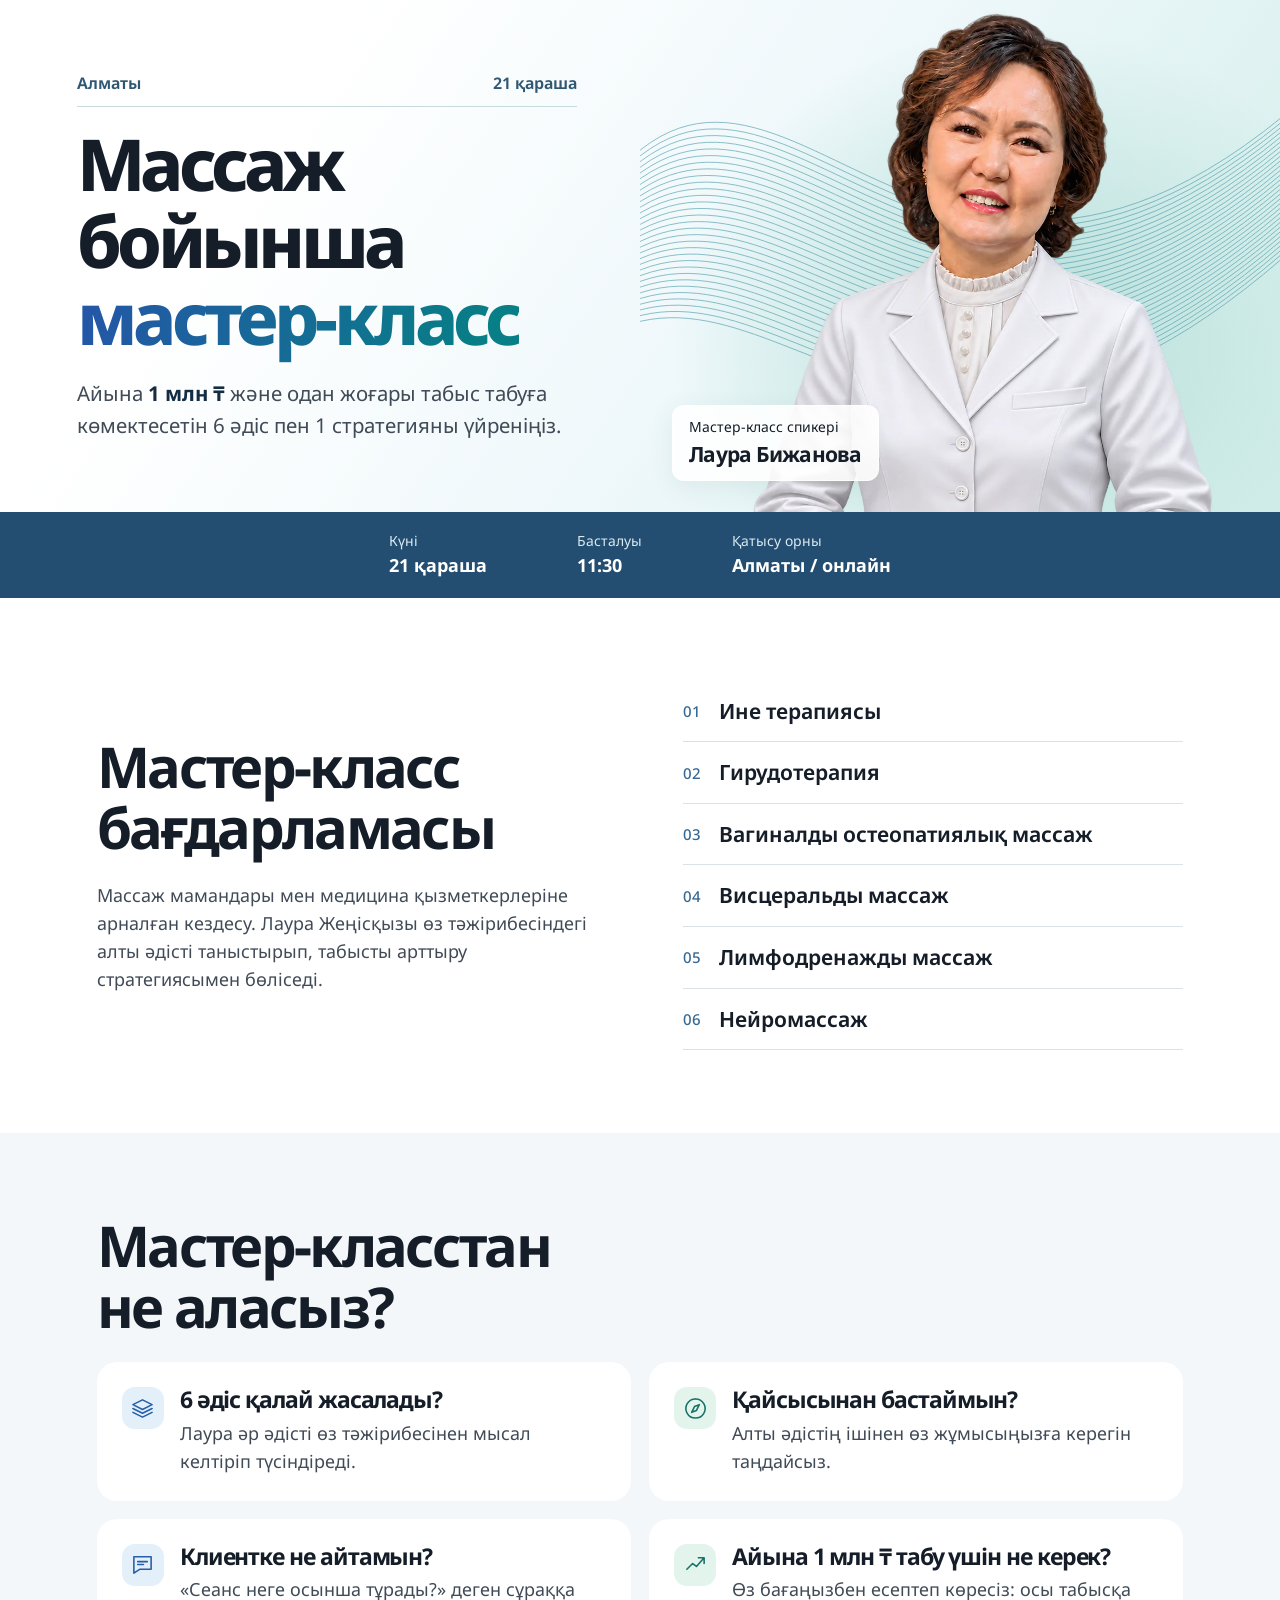
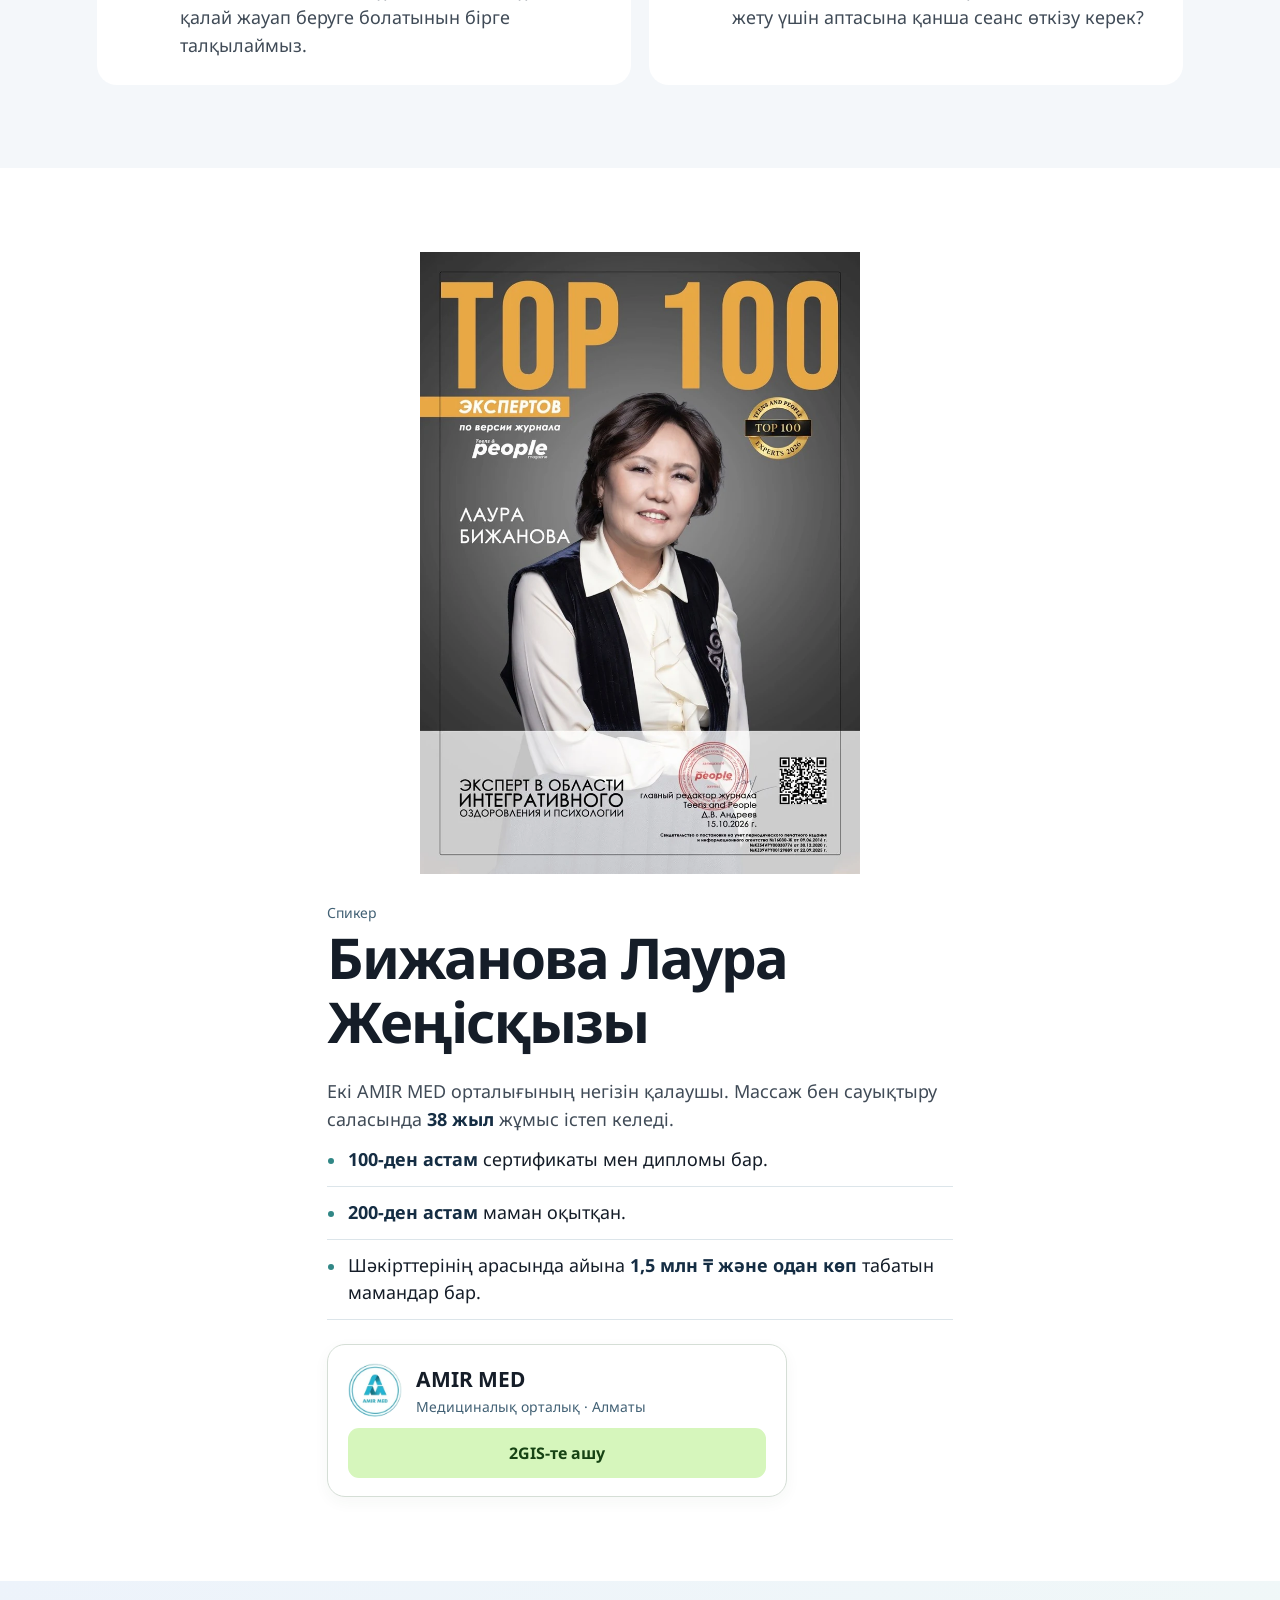
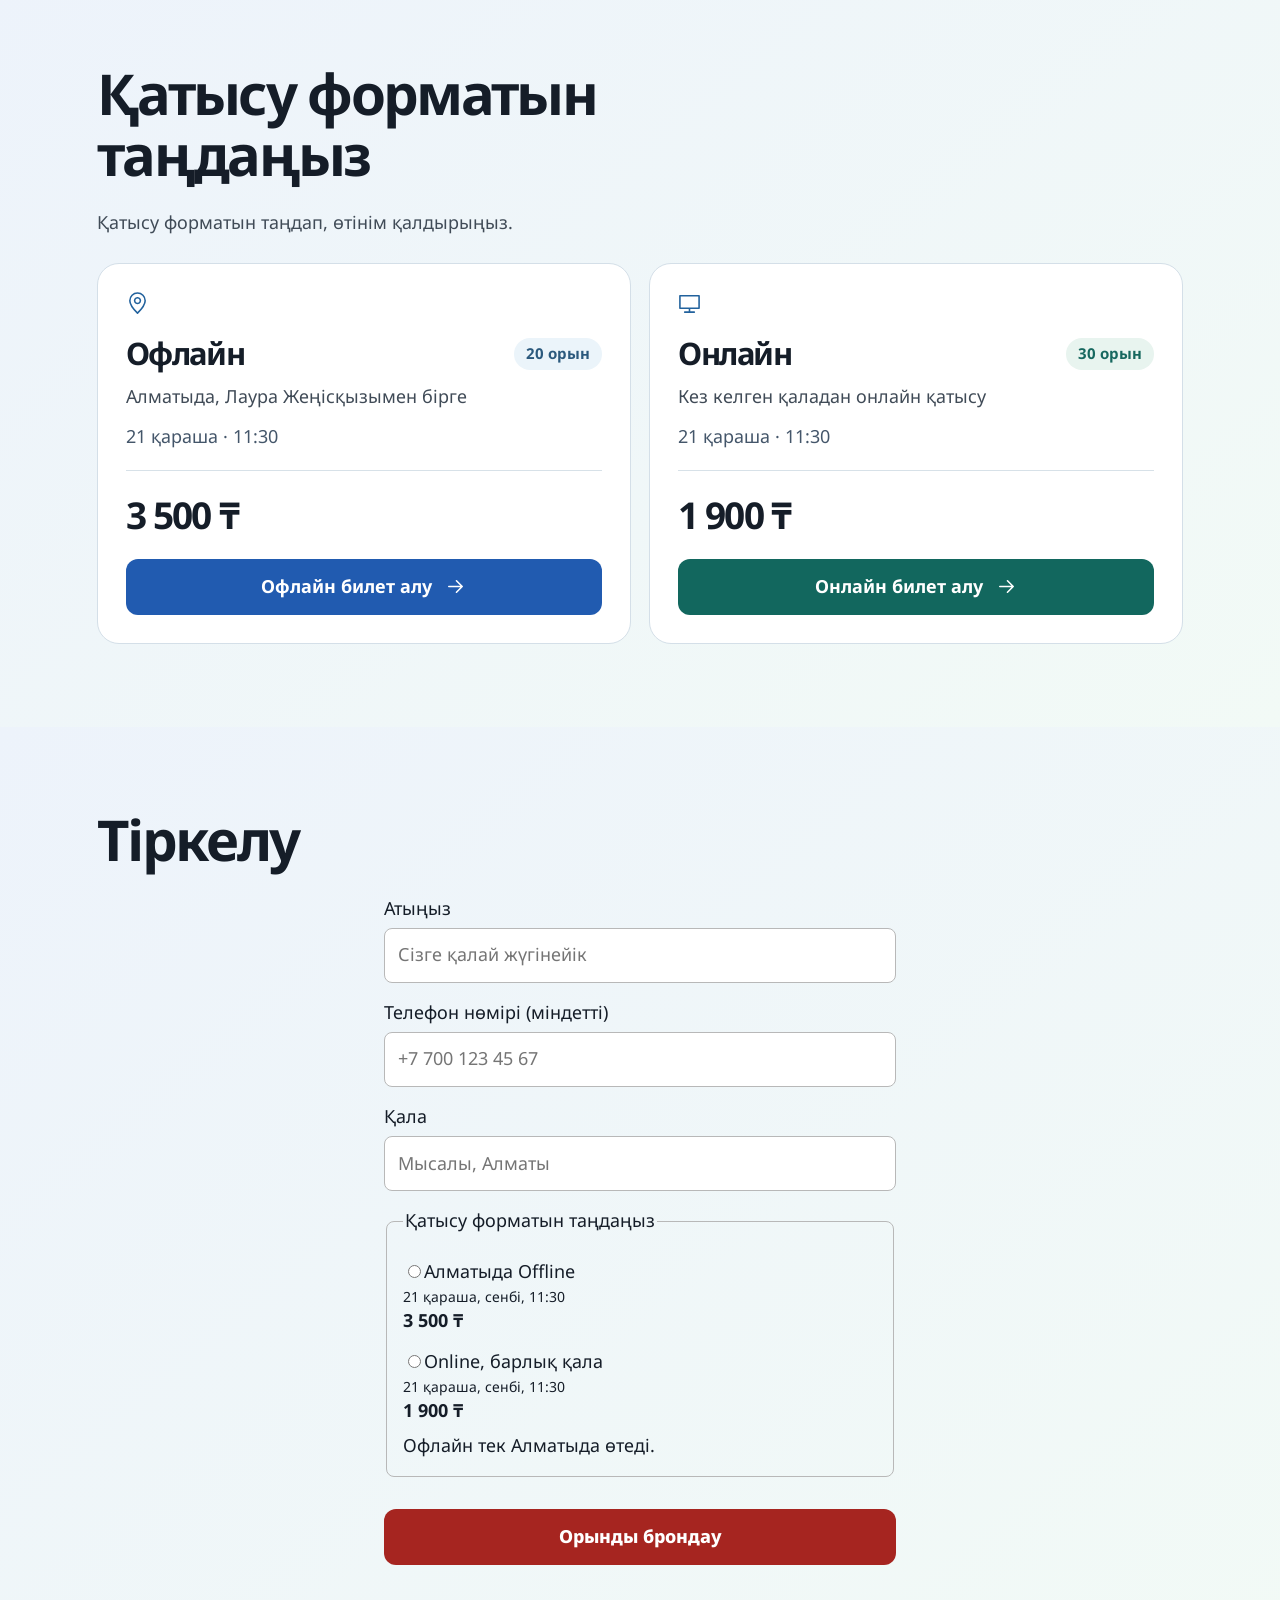
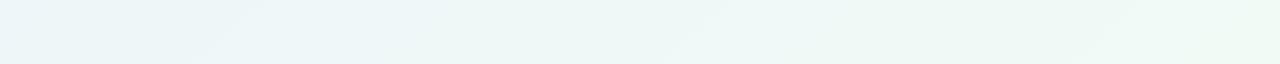
<file: index.html>
<!doctype html>
<html lang="kk"><head><meta charset="utf-8"><meta name="viewport" content="width=device-width,initial-scale=1"><link rel="icon" href="data:,"><title>Массаж бойынша мастер-класс · Лаура Бижанова</title><style>@font-face{font-family:"Noto Sans";src:url([data-uri]);font-weight:100 900;font-display:swap}
*{box-sizing:border-box}body{margin:0;color:#151d28;font:18px/1.55 "Noto Sans",Arial,sans-serif;background:white}h1,h2,h3,p,figure,dl,dd{margin:0}h1,h2,h3{line-height:1.08;letter-spacing:-.047em;text-wrap:balance}p{color:#404b57}small{font-size:14px}h2{font-size:clamp(35px,4.4vw,64px);margin-bottom:24px}h3{font-size:23px}.wrap{max-width:1240px;padding:clamp(44px,6.5vw,88px) 6%;margin:auto}.ico{width:23px;height:23px;fill:none;stroke:currentColor;stroke-width:1.65;stroke-linecap:round;stroke-linejoin:round}
.hero{position:relative;isolation:isolate;display:grid;grid-template-columns:1fr 1fr;background:linear-gradient(125deg,#fff 22%,#eff8fb 55%,#cfede7);max-width:1600px;margin:auto}.hero-copy{align-self:center;padding:50px 0 50px max(6vw,24px);z-index:2}.hero h1{font-size:clamp(52px,5.6vw,88px);font-weight:780;letter-spacing:-.064em}.hero em{font-style:normal;background:linear-gradient(105deg,#2555a8,#087e86 90%);color:transparent;background-clip:text}.hero-copy p{margin-top:21px;max-width:500px;font-size:clamp(18px,1.6vw,23px)}strong{color:#152d43}
.scene{position:relative;overflow:hidden;height:clamp(460px,40vw,630px);background:radial-gradient(ellipse at 60% 65%,#b6ded9,transparent 65%)}.silk{position:absolute;inset:0;width:100%;height:100%;fill:none;stroke:#4c9ba9;stroke-width:.8;opacity:.7}.scene>img{position:absolute;height:128%;right:-1%;top:2%}.caption{position:absolute;bottom:6%;left:5%;padding:10px 16px;border:1px solid #ffffffbf;background:#ffffffe0;border-radius:12px;box-shadow:0 6px 24px #38596816}.caption small,.caption b{display:block}.caption b{font-size:21px;letter-spacing:-.035em}
.schedule{grid-column:1/-1;display:flex;justify-content:center;gap:7vw;padding:18px;background:#fafcfd;border-block:1px solid #dce5ea}.schedule div{display:grid;grid-template-columns:auto 1fr;gap:0 10px;align-items:center}.schedule .ico{grid-row:span 2;color:#315f8c}.schedule small{color:#56616c}.schedule strong{font-size:18px}
.program,.bio{display:grid;grid-template-columns:1fr 1fr;gap:32px 8%;align-items:center}.program ol{list-style:none;counter-reset:m;margin:0;padding:0}.program li{display:flex;align-items:center;gap:18px;counter-increment:m;border-bottom:1px solid #d9e2e8;padding:14px 0;font-size:21px;font-weight:630}.program li:before{content:counter(m,decimal-leading-zero);color:#356994;font:500 15px "Noto Sans"}
.benefits{background:#f4f7fa}.outcomes,.tickets{display:grid;grid-template-columns:1fr 1fr;gap:18px}.outcomes article{background:white;padding:25px;border-radius:20px;display:flex;gap:16px}.outcomes p{margin-top:8px}.symbol{flex:none;display:grid;place-items:center;width:42px;height:42px;border-radius:13px;background:#e3eff9;color:#265fa8}.outcomes article:nth-child(even) .symbol{color:#187267;background:#e3f4ed}
.bio small{color:#426175}.bio dl{display:grid;grid-template-columns:1fr 1fr;gap:18px;margin-top:26px}.bio dl div{border-top:1px solid #cfdae0;padding-top:12px}.bio dt{font-size:clamp(30px,3vw,46px);line-height:1.18;font-weight:720;letter-spacing:-.055em;color:#254f72}.bio dd{font-size:16px;color:#455364}.bio figure{text-align:center;padding:26px;background:linear-gradient(145deg,#f6f8fa,#e2ecee);border-radius:22px}.bio figure img{width:min(90%,305px);box-shadow:0 12px 22px #34475926}.bio figcaption{font-size:15px;margin-top:12px}.map{display:flex;align-items:center;gap:12px;border:1px solid #d7e0e6;border-radius:14px;padding:12px 14px;max-width:380px;text-decoration:none;color:inherit}.map img{width:46px}.map small{display:block}.map strong{margin-left:auto;color:#267126}
.sale{background:linear-gradient(140deg,#edf3fb,#f2faf6)}.tickets{margin-top:26px}.tickets article{padding:28px;border-radius:22px;background:#fff;border:1px solid #d4dfe8}.tickets article>.ico{color:#22629d;margin-bottom:14px}.tickets h3{font-size:31px}.tickets p{margin-top:12px}.ticket-time{margin:12px 0 20px;color:#44566a}.price{display:block;border-top:1px solid #d7e1e8;padding:15px 0;font-size:37px;letter-spacing:-.05em}.buy{display:flex;align-items:center;justify-content:center;gap:12px;background:#215bb0;color:white;border-radius:12px;padding:14px;text-decoration:none;font-weight:700}.tickets article+article .buy{background:#12675e}a:focus-visible{outline:3px solid #164e94;outline-offset:4px}
@media(max-width:760px){.hero{display:block;background:linear-gradient(158deg,#fff 25%,#e9f4fc 58%,#d3eee4)}.hero-copy{padding:32px 22px 0}.hero h1{font-size:clamp(40px,10.7vw,68px)}.hero-copy p{margin-top:14px;line-height:1.48}.scene{height:clamp(318px,85vw,435px)}.scene>img{height:148%;top:3%;right:-15%}.caption{bottom:7%;left:18px;padding:9px 13px}.caption small{font-size:13px}.caption b{font-size:18px}.schedule{justify-content:space-between;gap:6px;padding:15px 19px}.schedule div{grid-template-columns:1fr;gap:2px}.schedule .ico{grid-row:auto;width:20px;height:20px;margin-bottom:3px}.schedule strong{font-size:clamp(14px,3.85vw,19px)}.schedule small{font-size:13px}.program,.bio,.outcomes,.tickets{grid-template-columns:1fr}.wrap{padding:45px 21px}.outcomes{gap:0;background:white;border-radius:19px;padding:0 19px}.outcomes article{display:block;padding:20px 0;border-radius:0;background:none}.outcomes article+article{border-top:1px solid #dce4ea}.symbol{float:left;width:34px;height:34px;margin-right:10px;border-radius:10px}.symbol .ico{width:20px;height:20px}.outcomes h3{font-size:20px;min-height:34px;display:flex;align-items:center}.outcomes p{clear:both;margin-top:10px;font-size:18px;line-height:1.55}.program li{font-size:19px}.bio figure img{max-width:230px}.tickets article{padding:23px}.map{width:100%}}

.bio{align-items:start}.bio h2{letter-spacing:-.035em;line-height:1.14}.bio h3{margin:28px 0 10px}.achievements{padding:0;margin:0 0 20px;list-style:none}.achievements li{position:relative;padding:12px 0 12px 21px;border-bottom:1px solid #dce5ea;line-height:1.55}.achievements li:before{content:"";position:absolute;left:1px;top:24px;width:6px;height:6px;border-radius:50%;background:#318786}
@media(min-width:761px){.bio>div{grid-row:1/3}.bio .map{grid-column:2}.bio{align-content:start;grid-template-rows:auto 1fr}}
.dateline{display:flex;justify-content:space-between;align-items:center;border-bottom:1px solid #c9dade;padding-bottom:10px;margin:0 0 18px;max-width:500px;color:#305872;font-size:16px;font-weight:650}
.schedule{background:#234e72;color:white;border:0}.schedule div{display:block}.schedule small,.schedule strong{display:block}.schedule small{color:#daeaf0}.schedule strong{color:white}
.bio ul{margin-bottom:0}.bio figure{padding:16px}.bio figure img{max-height:245px;width:auto;max-width:100%}
.map{display:grid;grid-template-columns:54px 1fr;gap:10px 14px;width:100%;max-width:440px;padding:18px 20px;border:1px solid #c4d6c6;border-radius:16px;background:linear-gradient(120deg,white 45%,#edf6df);box-shadow:0 5px 16px #2447340b}.map img{width:54px;border-radius:50%}.map b{font-size:21px}.map-action{grid-column:1/-1;border-top:1px solid #cfdcc9;padding-top:10px;color:#216137;font-size:16px;font-weight:700}.tickets h3{display:flex;align-items:center;justify-content:space-between}.seats{font-size:15px;line-height:1.3;letter-spacing:0;background:#ebf4fa;color:#2b597d;border-radius:30px;padding:6px 12px}.tickets article+article .seats{background:#e8f4ef;color:#17685f}
@media(max-width:760px){.hero-copy{padding-top:18px}.schedule{padding:16px 18px}.bio{gap:18px}.bio .achievements{margin-top:8px}}

.bio{display:flex;flex-direction:column;align-items:stretch;gap:24px;max-width:780px}
.bio .speaker-photo{display:block;width:100%;max-width:440px;height:auto;align-self:center}
.bio .map{background:white;max-width:460px;border:1px solid #d5ded6;border-radius:18px}
.map-action{display:block;background:#d6f6bc;color:#174314;border:0;border-radius:11px;padding:13px;text-align:center;font-weight:700}
.map:hover .map-action,.map:focus-visible .map-action{background:#c5eea3}
@media(max-width:760px){.bio{gap:18px}.bio .speaker-photo{width:100%}}
</style><script type="text/plain" id="font-license">Copyright 2022 The Noto Project Authors (https://github.com/notofonts/latin-greek-cyrillic)

This Font Software is licensed under the SIL Open Font License, Version 1.1.
This license is copied below, and is also available with a FAQ at:
https://scripts.sil.org/OFL


-----------------------------------------------------------
SIL OPEN FONT LICENSE Version 1.1 - 26 February 2007
-----------------------------------------------------------

PREAMBLE
The goals of the Open Font License (OFL) are to stimulate worldwide
development of collaborative font projects, to support the font creation
efforts of academic and linguistic communities, and to provide a free and
open framework in which fonts may be shared and improved in partnership
with others.

The OFL allows the licensed fonts to be used, studied, modified and
redistributed freely as long as they are not sold by themselves. The
fonts, including any derivative works, can be bundled, embedded, 
redistributed and/or sold with any software provided that any reserved
names are not used by derivative works. The fonts and derivatives,
however, cannot be released under any other type of license. The
requirement for fonts to remain under this license does not apply
to any document created using the fonts or their derivatives.

DEFINITIONS
"Font Software" refers to the set of files released by the Copyright
Holder(s) under this license and clearly marked as such. This may
include source files, build scripts and documentation.

"Reserved Font Name" refers to any names specified as such after the
copyright statement(s).

"Original Version" refers to the collection of Font Software components as
distributed by the Copyright Holder(s).

"Modified Version" refers to any derivative made by adding to, deleting,
or substituting -- in part or in whole -- any of the components of the
Original Version, by changing formats or by porting the Font Software to a
new environment.

"Author" refers to any designer, engineer, programmer, technical
writer or other person who contributed to the Font Software.

PERMISSION & CONDITIONS
Permission is hereby granted, free of charge, to any person obtaining
a copy of the Font Software, to use, study, copy, merge, embed, modify,
redistribute, and sell modified and unmodified copies of the Font
Software, subject to the following conditions:

1) Neither the Font Software nor any of its individual components,
in Original or Modified Versions, may be sold by itself.

2) Original or Modified Versions of the Font Software may be bundled,
redistributed and/or sold with any software, provided that each copy
contains the above copyright notice and this license. These can be
included either as stand-alone text files, human-readable headers or
in the appropriate machine-readable metadata fields within text or
binary files as long as those fields can be easily viewed by the user.

3) No Modified Version of the Font Software may use the Reserved Font
Name(s) unless explicit written permission is granted by the corresponding
Copyright Holder. This restriction only applies to the primary font name as
presented to the users.

4) The name(s) of the Copyright Holder(s) or the Author(s) of the Font
Software shall not be used to promote, endorse or advertise any
Modified Version, except to acknowledge the contribution(s) of the
Copyright Holder(s) and the Author(s) or with their explicit written
permission.

5) The Font Software, modified or unmodified, in part or in whole,
must be distributed entirely under this license, and must not be
distributed under any other license. The requirement for fonts to
remain under this license does not apply to any document created
using the Font Software.

TERMINATION
This license becomes null and void if any of the above conditions are
not met.

DISCLAIMER
THE FONT SOFTWARE IS PROVIDED "AS IS", WITHOUT WARRANTY OF ANY KIND,
EXPRESS OR IMPLIED, INCLUDING BUT NOT LIMITED TO ANY WARRANTIES OF
MERCHANTABILITY, FITNESS FOR A PARTICULAR PURPOSE AND NONINFRINGEMENT
OF COPYRIGHT, PATENT, TRADEMARK, OR OTHER RIGHT. IN NO EVENT SHALL THE
COPYRIGHT HOLDER BE LIABLE FOR ANY CLAIM, DAMAGES OR OTHER LIABILITY,
INCLUDING ANY GENERAL, SPECIAL, INDIRECT, INCIDENTAL, OR CONSEQUENTIAL
DAMAGES, WHETHER IN AN ACTION OF CONTRACT, TORT OR OTHERWISE, ARISING
FROM, OUT OF THE USE OR INABILITY TO USE THE FONT SOFTWARE OR FROM
OTHER DEALINGS IN THE FONT SOFTWARE.
</script><style>#reg form{display:grid;gap:1rem;max-width:32rem;margin:1rem auto;text-align:left}
#reg label{display:block}
#reg input:not([type=radio]){display:block;width:100%;padding:.8rem;margin-top:.3rem;border:1px solid #b8b8b8;border-radius:.5rem;font:inherit}
#reg fieldset{padding:1rem;border:1px solid #b8b8b8;border-radius:.5rem}
#reg .opt{padding:.4rem 0}
#reg .opt small,#reg .hint{display:block}
#reg .err{font-weight:bold}
#reg button{cursor:pointer;width:100%;min-height:54px;padding:14px 18px;border:0;border-radius:12px;background:#a62520;color:#fff;font:inherit;font-weight:800;font-size:18px}#reg button:focus-visible{outline:3px solid #a62520;outline-offset:4px}#reg button:disabled{opacity:.7;cursor:wait}
</style><script>
!function(f,b,e,v,n,t,s){if(f.fbq)return;n=f.fbq=function(){n.callMethod?n.callMethod.apply(n,arguments):n.queue.push(arguments)};if(!f._fbq)f._fbq=n;n.push=n;n.loaded=!0;n.version='2.0';n.queue=[];t=b.createElement(e);t.async=!0;t.src=v;s=b.getElementsByTagName(e)[0];s.parentNode.insertBefore(t,s)}(window,document,'script','https://connect.facebook.net/en_US/fbevents.js');
fbq('init','1264287725843772');fbq('track','PageView');
</script><script>
!function(w,d,t){
 w.TiktokAnalyticsObject=t;
 var ttq=w[t]=w[t]||[];
 ttq.methods=["page","track","identify","instances","debug","on","off","once","ready","alias","group","enableCookie","disableCookie","holdConsent","revokeConsent","grantConsent"];
 ttq.setAndDefer=function(t,e){t[e]=function(){t.push([e].concat(Array.prototype.slice.call(arguments,0)))}};
 for(var i=0;i<ttq.methods.length;i++)ttq.setAndDefer(ttq,ttq.methods[i]);
 ttq.instance=function(t){var e=ttq._i[t]||[];for(var n=0;n<ttq.methods.length;n++)ttq.setAndDefer(e,ttq.methods[n]);return e};
 ttq.load=function(e,n){var r="https://analytics.tiktok.com/i18n/pixel/events.js";ttq._i=ttq._i||{};ttq._i[e]=[];ttq._i[e]._u=r;ttq._t=ttq._t||{};ttq._t[e]=+new Date;ttq._o=ttq._o||{};ttq._o[e]=n||{};var a=d.createElement("script");a.type="text/javascript";a.async=true;a.src=r+"?sdkid="+e+"&lib="+t;var b=d.getElementsByTagName("script")[0];b.parentNode.insertBefore(a,b)};
 ttq.load("DBVB753C77UB463C8ON0");ttq.page();
}(window,document,"ttq");
</script></head><body><main>
<section class="hero"><div class="hero-copy"><div class="dateline"><span>Алматы</span><time datetime="2026-11-21">21 қараша</time></div><h1>Массаж бойынша<br><em>мастер-класс</em></h1><p>Айына <strong>1 млн ₸</strong> және одан жоғары табыс табуға көмектесетін 6 әдіс пен 1 стратегияны үйреніңіз.</p></div>
<div class="scene"><svg class="silk" aria-hidden="true" viewBox="0 0 600 440" preserveAspectRatio="none"><path d="M-80 230 C120 -130 250 445 680 34" /><path d="M-80 233 C120 -121 250 449 680 38" /><path d="M-80 236 C120 -112 250 453 680 42" /><path d="M-80 239 C120 -103 250 457 680 46" /><path d="M-80 242 C120 -94 250 461 680 50" /><path d="M-80 245 C120 -85 250 465 680 54" /><path d="M-80 248 C120 -76 250 469 680 58" /><path d="M-80 251 C120 -67 250 473 680 62" /><path d="M-80 254 C120 -58 250 477 680 66" /><path d="M-80 257 C120 -49 250 481 680 70" /><path d="M-80 260 C120 -40 250 485 680 74" /><path d="M-80 263 C120 -31 250 489 680 78" /><path d="M-80 266 C120 -22 250 493 680 82" /><path d="M-80 269 C120 -13 250 497 680 86" /><path d="M-80 272 C120 -4 250 501 680 90" /><path d="M-80 275 C120 5 250 505 680 94" /><path d="M-80 278 C120 14 250 509 680 98" /><path d="M-80 281 C120 23 250 513 680 102" /><path d="M-80 284 C120 32 250 517 680 106" /><path d="M-80 287 C120 41 250 521 680 110" /><path d="M-80 290 C120 50 250 525 680 114" /><path d="M-80 293 C120 59 250 529 680 118" /><path d="M-80 296 C120 68 250 533 680 122" /><path d="M-80 299 C120 77 250 537 680 126" /><path d="M-80 302 C120 86 250 541 680 130" /><path d="M-80 305 C120 95 250 545 680 134" /><path d="M-80 308 C120 104 250 549 680 138" /><path d="M-80 311 C120 113 250 553 680 142" /><path d="M-80 314 C120 122 250 557 680 146" /><path d="M-80 317 C120 131 250 561 680 150" /><path d="M-80 320 C120 140 250 565 680 154" /></svg><img fetchpriority="high" src="[data-uri]" alt="Лаура Бижанова"><div class="caption"><small>Мастер-класс спикері</small><b>Лаура Бижанова</b></div></div>
<div class="schedule"><div><small>Күні</small><strong>21 қараша</strong></div><div><small>Басталуы</small><strong>11:30</strong></div><div><small>Қатысу орны</small><strong>Алматы / онлайн</strong></div></div></section>
<section class="wrap program"><div><h2>Мастер-класс<br>бағдарламасы</h2><p>Массаж мамандары мен медицина қызметкерлеріне арналған кездесу. Лаура Жеңісқызы өз тәжірибесіндегі алты әдісті таныстырып, табысты арттыру стратегиясымен бөліседі.</p></div><ol><li>Ине терапиясы</li><li>Гирудотерапия</li><li>Вагиналды остеопатиялық массаж</li><li>Висцеральды массаж</li><li>Лимфодренажды массаж</li><li>Нейромассаж</li></ol></section>
<section class="benefits" id="results"><div class="wrap"><h2>Мастер-класстан<br>не аласыз?</h2><div class="outcomes"><article><div class="symbol"><svg aria-hidden="true" class="ico" viewBox="0 0 24 24"><path d="m2 8 10-5 10 5-10 5z M2 12l10 5 10-5 M2 16l10 5 10-5"/></svg></div><div><h3>6 әдіс қалай жасалады?</h3><p>Лаура әр әдісті өз тәжірибесінен мысал келтіріп түсіндіреді.</p></div></article><article><div class="symbol"><svg aria-hidden="true" class="ico" viewBox="0 0 24 24"><path d="M12 2a10 10 0 1 0 .01 0 M16 8l-3 6-5 2 3-6z"/></svg></div><div><h3>Қайсысынан бастаймын?</h3><p>Алты әдістің ішінен өз жұмысыңызға керегін таңдайсыз.</p></div></article><article><div class="symbol"><svg aria-hidden="true" class="ico" viewBox="0 0 24 24"><path d="M3 4h18v13H9l-6 4z M7 9h10 M7 12h6"/></svg></div><div><h3>Клиентке не айтамын?</h3><p>«Сеанс неге осынша тұрады?» деген сұраққа қалай жауап беруге болатынын бірге талқылаймыз.</p></div></article><article><div class="symbol"><svg aria-hidden="true" class="ico" viewBox="0 0 24 24"><path d="m3 17 6-6 4 3 8-9 M15 5h6v6"/></svg></div><div><h3>Айына 1 млн ₸ табу үшін не керек?</h3><p>Өз бағаңызбен есептеп көресіз: осы табысқа жету үшін аптасына қанша сеанс өткізу керек?</p></div></article></div></div></section>
<section class="wrap bio" id="speaker"><img class="speaker-photo" width="850" height="1202" src="[data-uri]" decoding="sync" alt="Лаура Бижанова, Teens &amp; People TOP 100"><div><small>Спикер</small>
<h2>Бижанова Лаура Жеңісқызы</h2><p>Екі AMIR MED орталығының негізін қалаушы. Массаж бен сауықтыру саласында <strong>38 жыл</strong> жұмыс істеп келеді.</p><ul class="achievements"><li><strong>100-ден астам</strong> сертификаты мен дипломы бар.</li><li><strong>200-ден астам</strong> маман оқытқан.</li><li>Шәкірттерінің арасында айына <strong>1,5 млн ₸ және одан көп</strong> табатын мамандар бар.</li></ul></div><a class="map" href="https://2gis.kz/almaty/search/АмирМед"><img src="[data-uri]" alt=""><span><b>AMIR MED</b><small>Медициналық орталық · Алматы</small></span><span class="map-action">2GIS-те ашу</span></a></section>
<section class="sale"><div class="wrap"><h2>Қатысу форматын<br>таңдаңыз</h2><p>Қатысу форматын таңдап, өтінім қалдырыңыз.</p><div class="tickets"><article><svg aria-hidden="true" class="ico" viewBox="0 0 24 24"><path d="M12 22s8-8 8-13a8 8 0 1 0-16 0c0 5 8 13 8 13z M12 6a3 3 0 1 0 .01 0"/></svg><h3>Офлайн <span class="seats">20 орын</span></h3><p>Алматыда, Лаура Жеңісқызымен бірге</p><div class="ticket-time">21 қараша · 11:30</div><b class="price">3 500 ₸</b><a class="buy" href="#reg" data-format="off">Офлайн билет алу <svg aria-hidden="true" class="ico" viewBox="0 0 24 24"><path d="M5 12h14 M13 6l6 6-6 6"/></svg></a></article><article><svg aria-hidden="true" class="ico" viewBox="0 0 24 24"><path d="M2 4h20v13H2z M12 17v4 M7 21h10"/></svg><h3>Онлайн <span class="seats">30 орын</span></h3><p>Кез келген қаладан онлайн қатысу</p><div class="ticket-time">21 қараша · 11:30</div><b class="price">1 900 ₸</b><a class="buy" href="#reg" data-format="on">Онлайн билет алу <svg aria-hidden="true" class="ico" viewBox="0 0 24 24"><path d="M5 12h14 M13 6l6 6-6 6"/></svg></a></article></div></div></section><section class="sale" id="reg"><div class="wrap"><h2>Тіркелу</h2><form id="f" novalidate>
      <label>Атыңыз<input type="text" id="name" autocomplete="given-name" placeholder="Сізге қалай жүгінейік"></label>
      <label>Телефон нөмірі (міндетті)<input type="tel" id="phone" name="phone" autocomplete="tel" placeholder="+7 700 123 45 67" maxlength="32" required></label>
      <label>Қала<input type="text" id="city" autocomplete="address-level2" placeholder="Мысалы, Алматы"></label>
      <fieldset id="fs">
        <legend>Қатысу форматын таңдаңыз</legend>
        <label class="opt" id="o-off"><input type="radio" name="fmt" value="off"><span>Алматыда Offline<small>21 қараша, сенбі, 11:30</small></span><b>3&nbsp;500&nbsp;₸</b></label>
        <label class="opt" id="o-on"><input type="radio" name="fmt" value="on"><span>Online, барлық қала<small>21 қараша, сенбі, 11:30</small></span><b>1&nbsp;900&nbsp;₸</b></label>
        <span class="hint">Офлайн тек Алматыда өтеді.</span>
      </fieldset>
      <div class="err" id="err" role="alert"></div>
      <button class="btn" type="submit">Орынды брондау</button>
    </form></div></section></main><script>
(function(){
  var WA="77086097458";
  function tick(){
    document.querySelectorAll(".cd").forEach(function(el){
      var d=Date.parse(el.getAttribute("data-t"))-Date.now();if(d<0)d=0;
      var v=[Math.floor(d/864e5),Math.floor(d/36e5)%24,Math.floor(d/6e4)%60,Math.floor(d/1e3)%60];
      el.querySelectorAll("b").forEach(function(b,i){b.textContent=String(v[i]).padStart(2,"0")});
    });
  }
  tick();setInterval(tick,1000);
  var f=document.getElementById("f"),city=document.getElementById("city"),name=document.getElementById("name"),err=document.getElementById("err"),fs=document.getElementById("fs");
  var off=document.querySelector('input[value="off"]'),on=document.querySelector('input[value="on"]'),oOff=document.getElementById("o-off");
  function isAlmaty(v){return /алматы|алма-ата|almaty/i.test(v.trim())}
  city.addEventListener("input",function(){
    var v=city.value.trim(),blocked=v&&!isAlmaty(v);
    off.disabled=!!blocked;oOff.classList.toggle("dis",!!blocked);
    if(blocked&&off.checked){off.checked=false;err.textContent="Офлайн тек Алматыда. Онлайнды таңдаңыз."}
  });
  fs.addEventListener("change",function(){fs.classList.remove("bad");err.textContent=""});
  document.querySelectorAll("[data-format]").forEach(function(link){
    link.addEventListener("click",function(){
      var option=link.dataset.format==="on"?on:off;
      if(!option.disabled){option.checked=true;fs.dispatchEvent(new Event("change"))}
    });
  });
  f.addEventListener("submit",function(e){
    e.preventDefault();err.textContent="";
    var n=name.value.trim(),c=city.value.trim();
    var phoneInput=document.getElementById("phone"),rawPhone=phoneInput.value.trim(),phoneDigits=rawPhone.replace(/\D/g,"");
    if(!/^\+?[0-9 ()-]+$/.test(rawPhone)||phoneDigits.length<10||phoneDigits.length>15){err.textContent="Телефон нөміріңізді дұрыс енгізіңіз.";phoneInput.focus();return}
    if(!n){err.textContent="Атыңызды жазыңыз.";name.focus();return}
    if(!c){err.textContent="Қалаңызды жазыңыз.";city.focus();return}
    if(!off.checked&&!on.checked){fs.classList.add("bad");err.textContent="Қатысу форматын таңдаңыз, онсыз тіркелу мүмкін емес.";return}
    if(off.checked&&!isAlmaty(c)){err.textContent="Офлайн тек Алматыда. Онлайнды таңдаңыз.";return}
    var q=new URLSearchParams(location.search),src=[q.get("utm_source"),q.get("utm_campaign"),q.get("utm_content")].filter(Boolean).join(" / ")||(q.get("ttclid")?"TikTok Ads":"тікелей кіру");
    var fmt=on.checked?"Online, 21 қараша (сенбі), 11:30":"Offline, 21 қараша (сенбі), 11:30, Алматы",price=on.checked?"1 900 ₸":"3 500 ₸";
    var msg="Сәлеметсіз бе! «Айына 1 000 000 тг: Массажисттің 6 әдісі мен 1 стратегиясы» мастер-класына тіркелгім келеді.\n\nФормат: "+fmt+"\nБағасы: "+price+"\nАты: "+n+"\nҚала: "+c+"\nДереккөз: "+src+"\n\nТөлем сілтемесін жібере аласыз ба?";
    var button=f.querySelector("button[type=submit]");
    if(button.disabled)return;
    button.disabled=true;
    var label=button.textContent;button.textContent="Жіберілуде…";
    var controller=new AbortController();
    var timeout=setTimeout(function(){controller.abort()},15000);
    fetch("https://laura-telegram-leads.bekassbi.workers.dev/leads",{
      method:"POST",headers:{"Content-Type":"application/json"},
      body:JSON.stringify({name:n,city:c,phone:rawPhone,format:on.checked?"on":"off",source:"Телефон: "+rawPhone+" | Нақты күні: 21 қараша, 11:30 | "+src}),signal:controller.signal
    }).then(function(response){
      return response.json().then(function(data){
        if(!response.ok || !data.ok)throw new Error("delivery");
        clearTimeout(timeout);
        try{if(typeof fbq==="function")fbq("track","Lead")}catch(x){}
        try{if(window.ttq)window.ttq.track("CompleteRegistration")}catch(x){}
        button.textContent="Өтінім қабылданды!";
        setTimeout(function(){window.location.href="https://wa.me/"+WA+"?text="+encodeURIComponent(msg)},250);
      });
    }).catch(function(){
      clearTimeout(timeout);button.disabled=false;button.textContent=label;
      err.textContent="Өтінімді жіберу мүмкін болмады. Қайта көріңіз.";
    });
  });
})();
</script></body></html>
</file>
